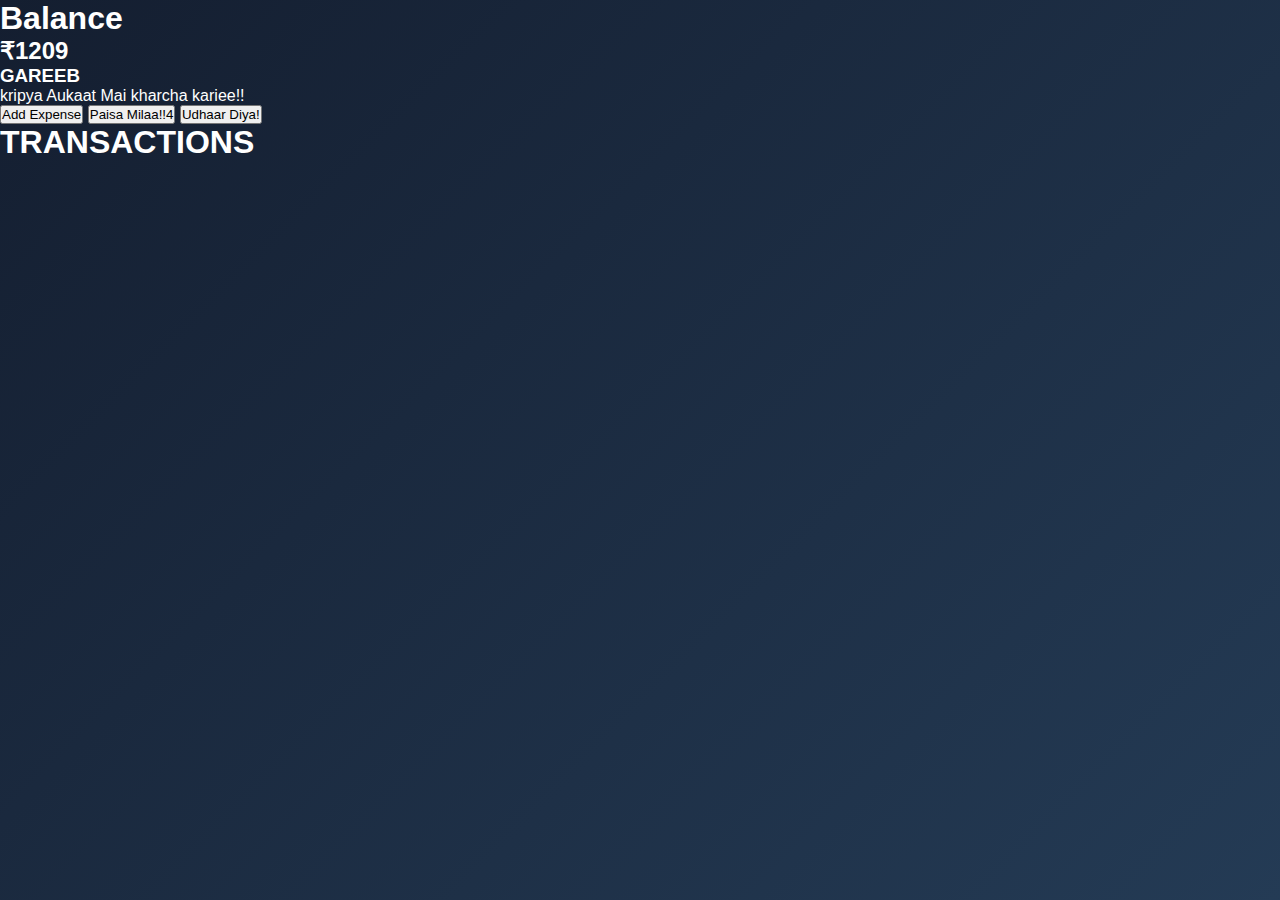
<file: index.html>
<!DOCTYPE html>
<html lang="en">
<head>
    <meta charset="UTF-8">
    <meta name="viewport" content="width=device-width, initial-scale=1.0">
    <title>Expent</title>
    <link rel="stylesheet" href="style.css">
</head>
<body>
<div class="container">
    <div class="top">
        <div class="text">
            <h1>Balance</h1>
            <h2>₹1209</h2>
            <div class="annotation">
                <h3>GAREEB</h3>
            </div>
        </div>
        <div class="faltu">
            <h class="faltu">kripya Aukaat Mai kharcha kariee!!</h>
        </div>

        <div class="line"><div class="button">
            <button class="button-34" role="button">Add Expense</button>
            <button class="button-34" role="button">Paisa Milaa!!4</button>
           <a href="udhaar.html"> <button class="button-34" role="button">Udhaar Diya!</button> </a>

    </div>  
    </div>
    <div class="list">
        <h1>TRANSACTIONS</h1>
    </div>      
    
    <div class="history"></div>
    
</div>
</body>
</html>
</file>
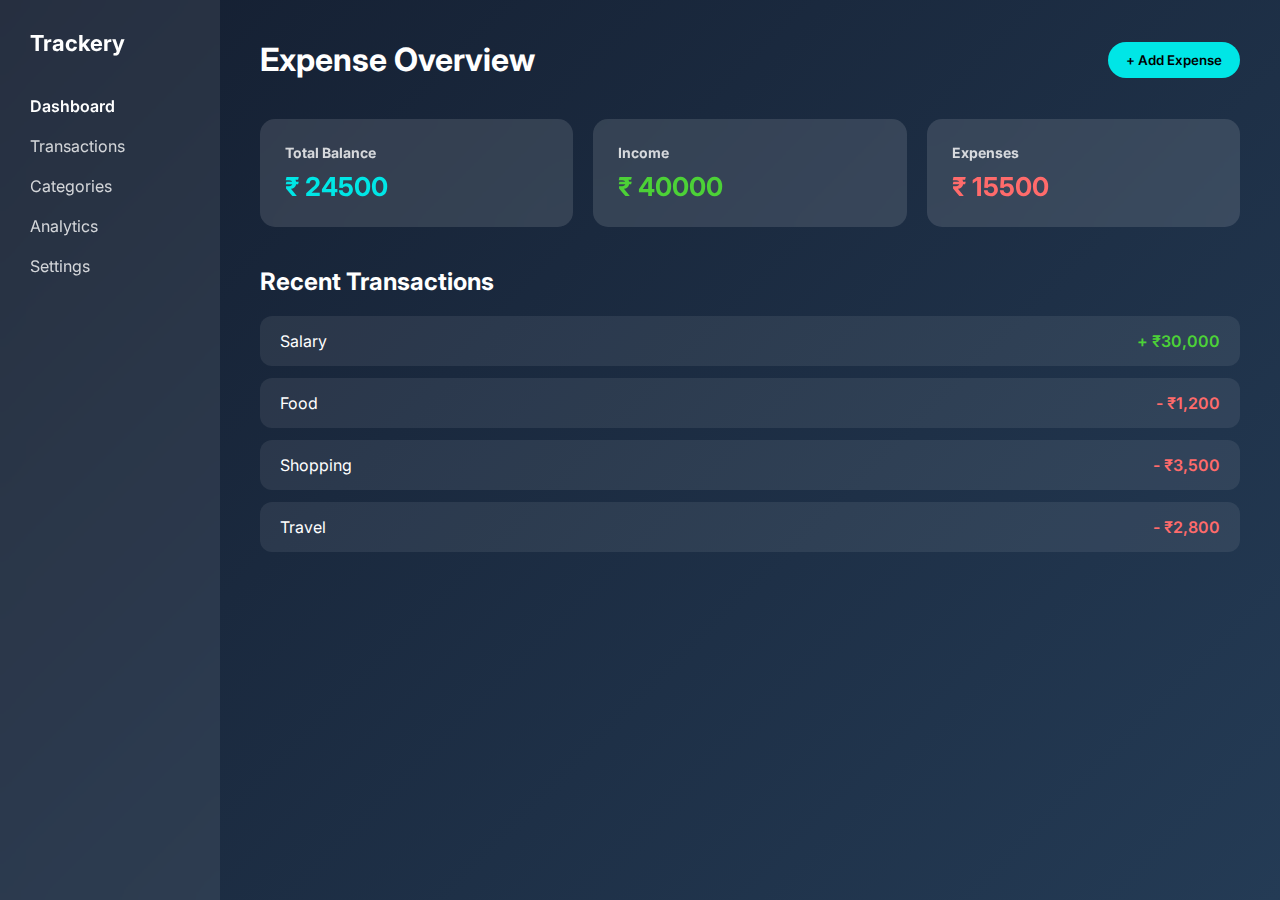
<file: internet/index.html>
<!DOCTYPE html>
<html lang="en">
<head>
    <meta charset="UTF-8">
    <title>Trackery | Expense Manager</title>
    <link rel="stylesheet" href="style.css">
    <link href="https://fonts.googleapis.com/css2?family=Inter:wght@300;400;600;700&display=swap" rel="stylesheet">
</head>
<script src="script.js"></script>
<body>

<div class="container">

    <!-- SIDEBAR -->
    <aside class="sidebar">
        <h2 class="logo">Trackery</h2>
        <ul>
            <li class="active">Dashboard</li>
            <li>Transactions</li>
            <li>Categories</li>
            <li>Analytics</li>
            <li>Settings</li>
        </ul>
    </aside>

    <!-- MAIN -->
    <main class="main">
        
        <!-- TOP BAR -->
        <header class="topbar">
            <h1>Expense Overview</h1>
            <button class="add-btn">+ Add Expense</button>
        </header>

        <!-- CARDS -->
        <section class="cards">
            <div class="card balance">
                <h3>Total Balance</h3>
                <p id="balance">₹ 24500</p>
            </div>

            <div class="card income">
                <h3>Income</h3>
                <p id="income">₹ 40000</p>
            </div>

            <div class="card expense">
                <h3>Expenses</h3>
                <p id="expense">₹ 15500</p>
            </div>
        </section>


        <!-- TRANSACTIONS -->
        <section class="transactions">
            <h2>Recent Transactions</h2>
            <div id="transaction-list"></div>

            <div class="transaction income">
                <span>Salary</span>
                <span>+ ₹30,000</span>
            </div>

            <div class="transaction expense">
                <span>Food</span>
                <span>- ₹1,200</span>
            </div>

            <div class="transaction expense">
                <span>Shopping</span>
                <span>- ₹3,500</span>
            </div>

            <div class="transaction expense">
                <span>Travel</span>
                <span>- ₹2,800</span>
            </div>
        </section>

    </main>

</div>

</body>
</html>
</file>
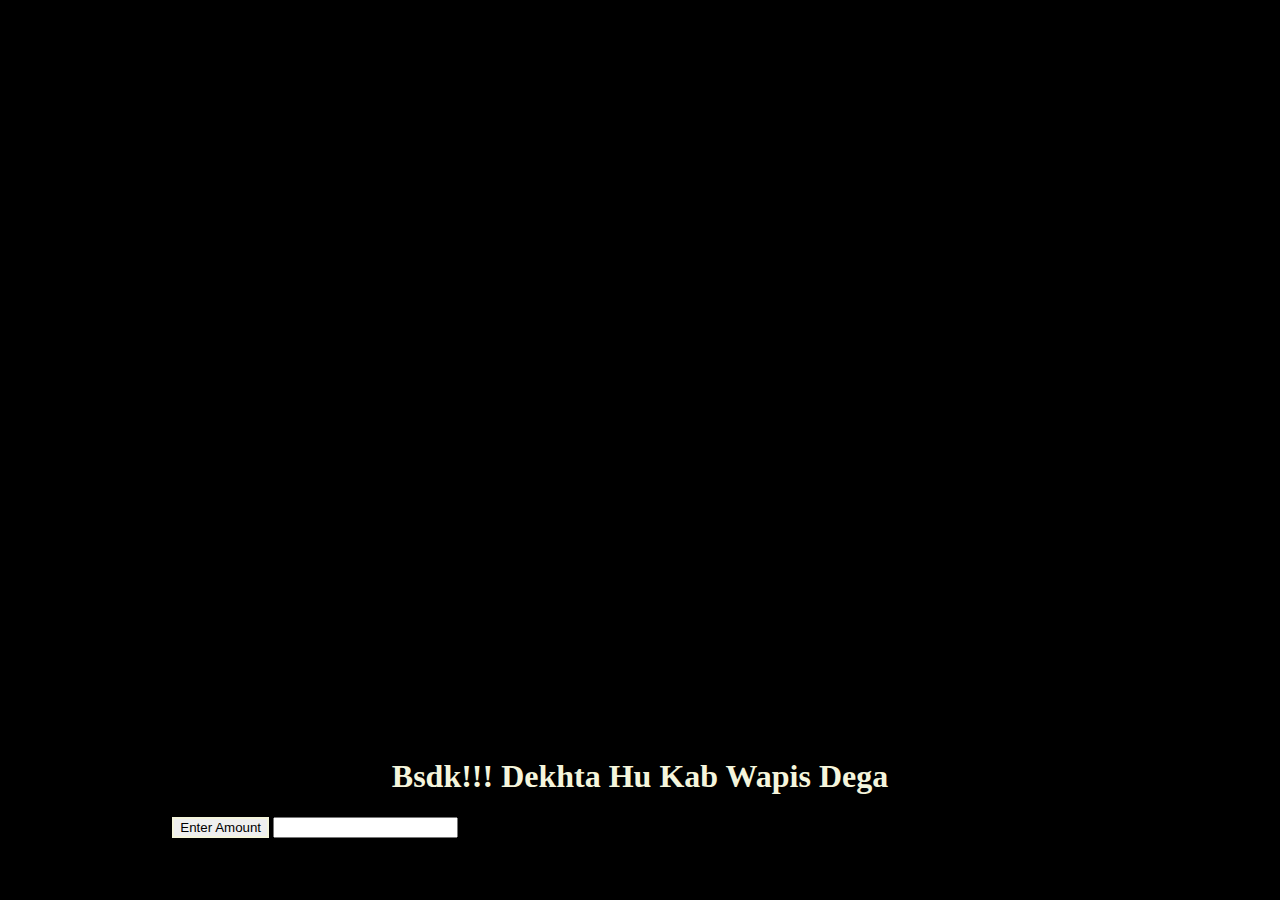
<file: udhaar.html>
<!DOCTYPE html>
<html lang="en">
<head>
    <meta charset="UTF-8">
    <meta name="viewport" content="width=device-width, initial-scale=1.0">
    <title>Document</title>
</head>
<body style="background-color: black;">
    <h1 style="color: beige;text-align: center;margin-top:60%;">Bsdk!!! Dekhta Hu Kab Wapis Dega</h1>
    <button style="border: 2px solid beige;justify-content: center; margin-left: 13%;" >Enter Amount</button>
    <input type="text">
</body>
</html>
</file>
<file: style.css>
* {
    margin: 0;
    padding: 0;
    box-sizing: border-box;
    font-family: 'Inter', sans-serif;
}

body {
    background: linear-gradient(135deg, #141E30, #243B55);
    color: #fff;
    min-height: 100vh;
}

.container {
    display: flex;
}

/* SIDEBAR */
.sidebar {
    width: 220px;
    padding: 30px;
    background: rgba(255, 255, 255, 0.08);
    backdrop-filter: blur(10px);
    min-height: 100vh;
}

.logo {
    font-size: 22px;
    font-weight: 700;
    margin-bottom: 40px;
}

.sidebar ul {
    list-style: none;
}

.sidebar li {
    margin: 20px 0;
    cursor: pointer;
    opacity: 0.8;
}

.sidebar li.active,
.sidebar li:hover {
    opacity: 1;
    font-weight: 600;
}

/* MAIN */
.main {
    flex: 1;
    padding: 40px;
}

/* TOP BAR */
.topbar {
    display: flex;
    justify-content: space-between;
    align-items: center;
}

.add-btn {
    padding: 10px 18px;
    border-radius: 20px;
    border: none;
    background: #00e6e6;
    color: #000;
    font-weight: 600;
    cursor: pointer;
}

/* CARDS */
.cards {
    display: grid;
    grid-template-columns: repeat(auto-fit, minmax(220px, 1fr));
    gap: 20px;
    margin: 40px 0;
}

.card {
    padding: 25px;
    border-radius: 15px;
    background: rgba(255,255,255,0.12);
    backdrop-filter: blur(10px);
}

.card h3 {
    font-size: 14px;
    opacity: 0.8;
}

.card p {
    font-size: 26px;
    margin-top: 10px;
    font-weight: 700;
}

.balance p { color: #00e6e6; }
.income p { color: #4cd137; }
.expense p { color: #ff6b6b; }

/* TRANSACTIONS */
.transactions {
    margin-top: 20px;
}

.transactions h2 {
    margin-bottom: 20px;
}

.transaction {
    display: flex;
    justify-content: space-between;
    padding: 15px 20px;
    border-radius: 12px;
    margin-bottom: 12px;
    background: rgba(255,255,255,0.08);
}

.transaction.income span:last-child {
    color: #4cd137;
    font-weight: 600;
}

.transaction.expense span:last-child {
    color: #ff6b6b;
    font-weight: 600;
}
</file>
<file: internet/style.css>
* {
    margin: 0;
    padding: 0;
    box-sizing: border-box;
    font-family: 'Inter', sans-serif;
}

body {
    background: linear-gradient(135deg, #141E30, #243B55);
    color: #fff;
    min-height: 100vh;
}

.container {
    display: flex;
}

/* SIDEBAR */
.sidebar {
    width: 220px;
    padding: 30px;
    background: rgba(255, 255, 255, 0.08);
    backdrop-filter: blur(10px);
    min-height: 100vh;
}

.logo {
    font-size: 22px;
    font-weight: 700;
    margin-bottom: 40px;
}

.sidebar ul {
    list-style: none;
}

.sidebar li {
    margin: 20px 0;
    cursor: pointer;
    opacity: 0.8;
}

.sidebar li.active,
.sidebar li:hover {
    opacity: 1;
    font-weight: 600;
}

/* MAIN */
.main {
    flex: 1;
    padding: 40px;
}

/* TOP BAR */
.topbar {
    display: flex;
    justify-content: space-between;
    align-items: center;
}

.add-btn {
    padding: 10px 18px;
    border-radius: 20px;
    border: none;
    background: #00e6e6;
    color: #000;
    font-weight: 600;
    cursor: pointer;
}

/* CARDS */
.cards {
    display: grid;
    grid-template-columns: repeat(auto-fit, minmax(220px, 1fr));
    gap: 20px;
    margin: 40px 0;
}

.card {
    padding: 25px;
    border-radius: 15px;
    background: rgba(255,255,255,0.12);
    backdrop-filter: blur(10px);
}

.card h3 {
    font-size: 14px;
    opacity: 0.8;
}

.card p {
    font-size: 26px;
    margin-top: 10px;
    font-weight: 700;
}

.balance p { color: #00e6e6; }
.income p { color: #4cd137; }
.expense p { color: #ff6b6b; }

/* TRANSACTIONS */
.transactions {
    margin-top: 20px;
}

.transactions h2 {
    margin-bottom: 20px;
}

.transaction {
    display: flex;
    justify-content: space-between;
    padding: 15px 20px;
    border-radius: 12px;
    margin-bottom: 12px;
    background: rgba(255,255,255,0.08);
}

.transaction.income span:last-child {
    color: #4cd137;
    font-weight: 600;
}

.transaction.expense span:last-child {
    color: #ff6b6b;
    font-weight: 600;
}
</file>
